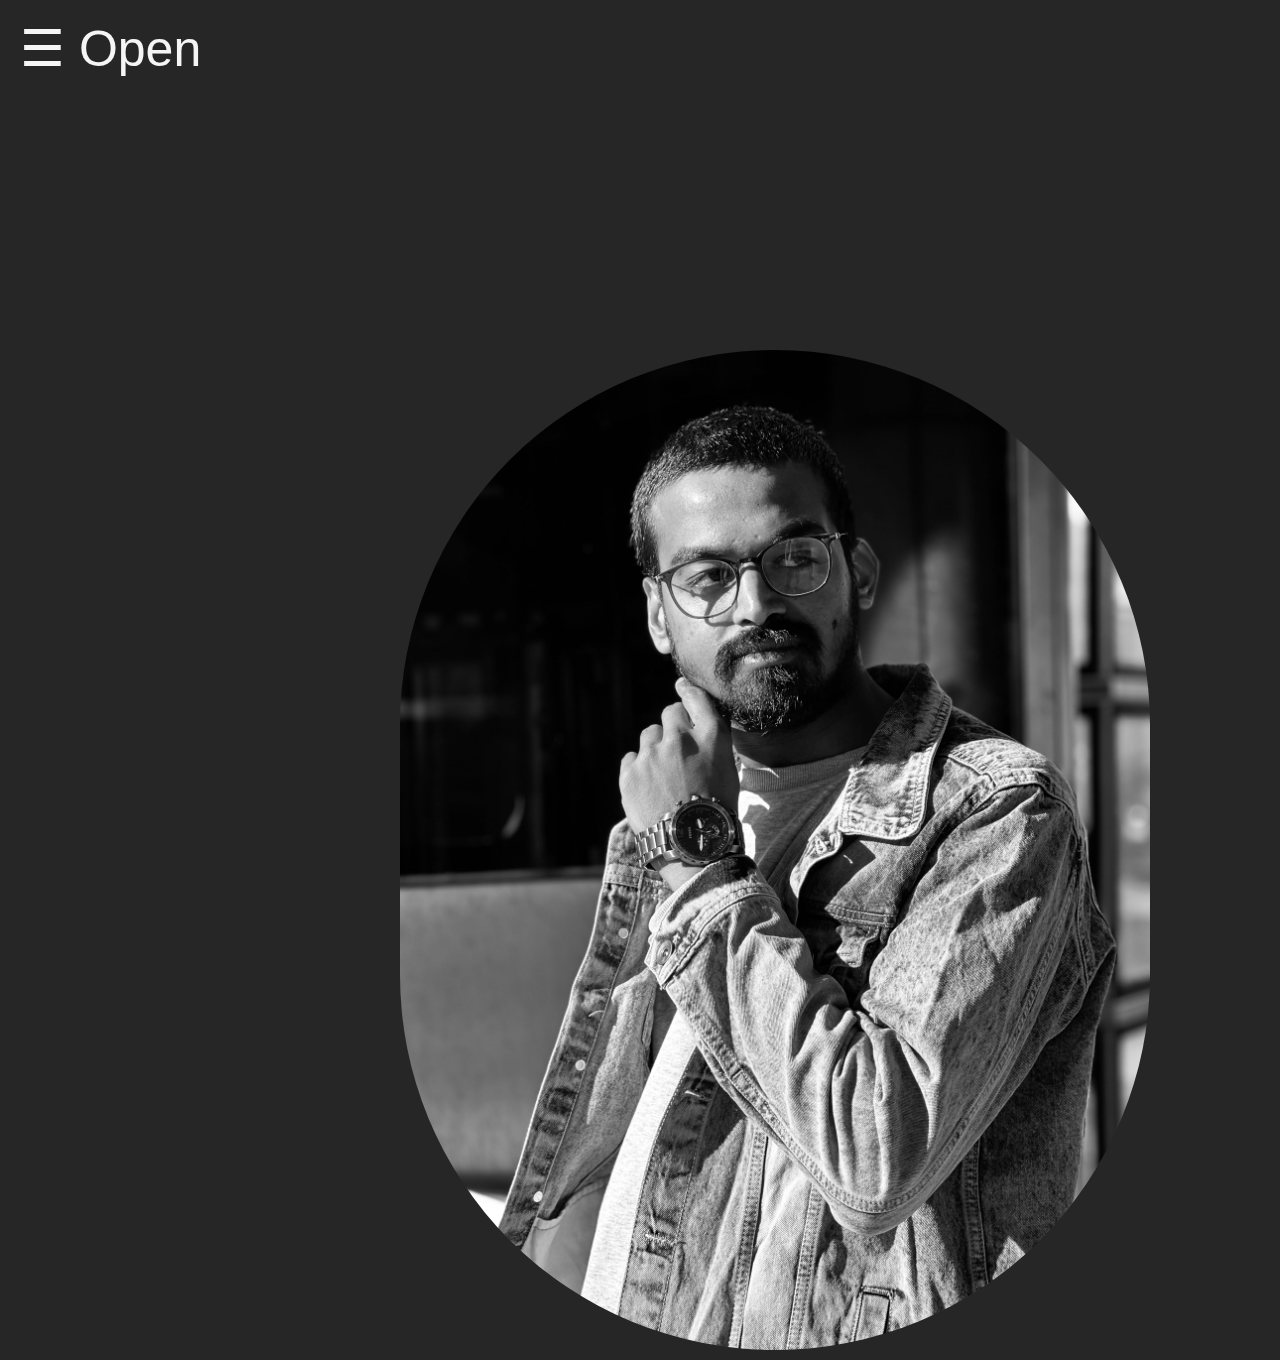
<file: index.html>
<!DOCTYPE html>
<html>

<head>
    <link rel="stylesheet" href="./style.css">
    <link rel="stylesheet" href="./sidenav.css">
    <title>HTML</title>
</head>

<body>

    <div id="mySidenav" class="sidenav">
        <a href="javascript:void(0)" class="closebtn" onclick="closeNav()">&times;</a>
        <a href="index.html">HTML</a>
        <a href="CSS.html">CSS</a>
        <a href="JavaScript.html">JAVASCRIPT</a>
    </div>
    <div id="main">
        <!-- <span onclick="openNav()">Open</span> -->
        <span style="font-size: 50px;cursor: pointer;color: whitesmoke !important;" onclick="openNav()">&#9776;
            Open</span>
        <div class="container">
            <img src="MyImage.jpg" alt="">
            <div class="text-box">
                <h1> Pradeep Kumar Medam</h1>
                <p>Occupation : Student<br>
                    Institution Name: Illinois Institute Of Technology<br>
                    CWID: A20528923<br>
                </p>
            </div>
        </div>
    </div>
    <script src="script.js"></script>
</body>

</html>
</file>
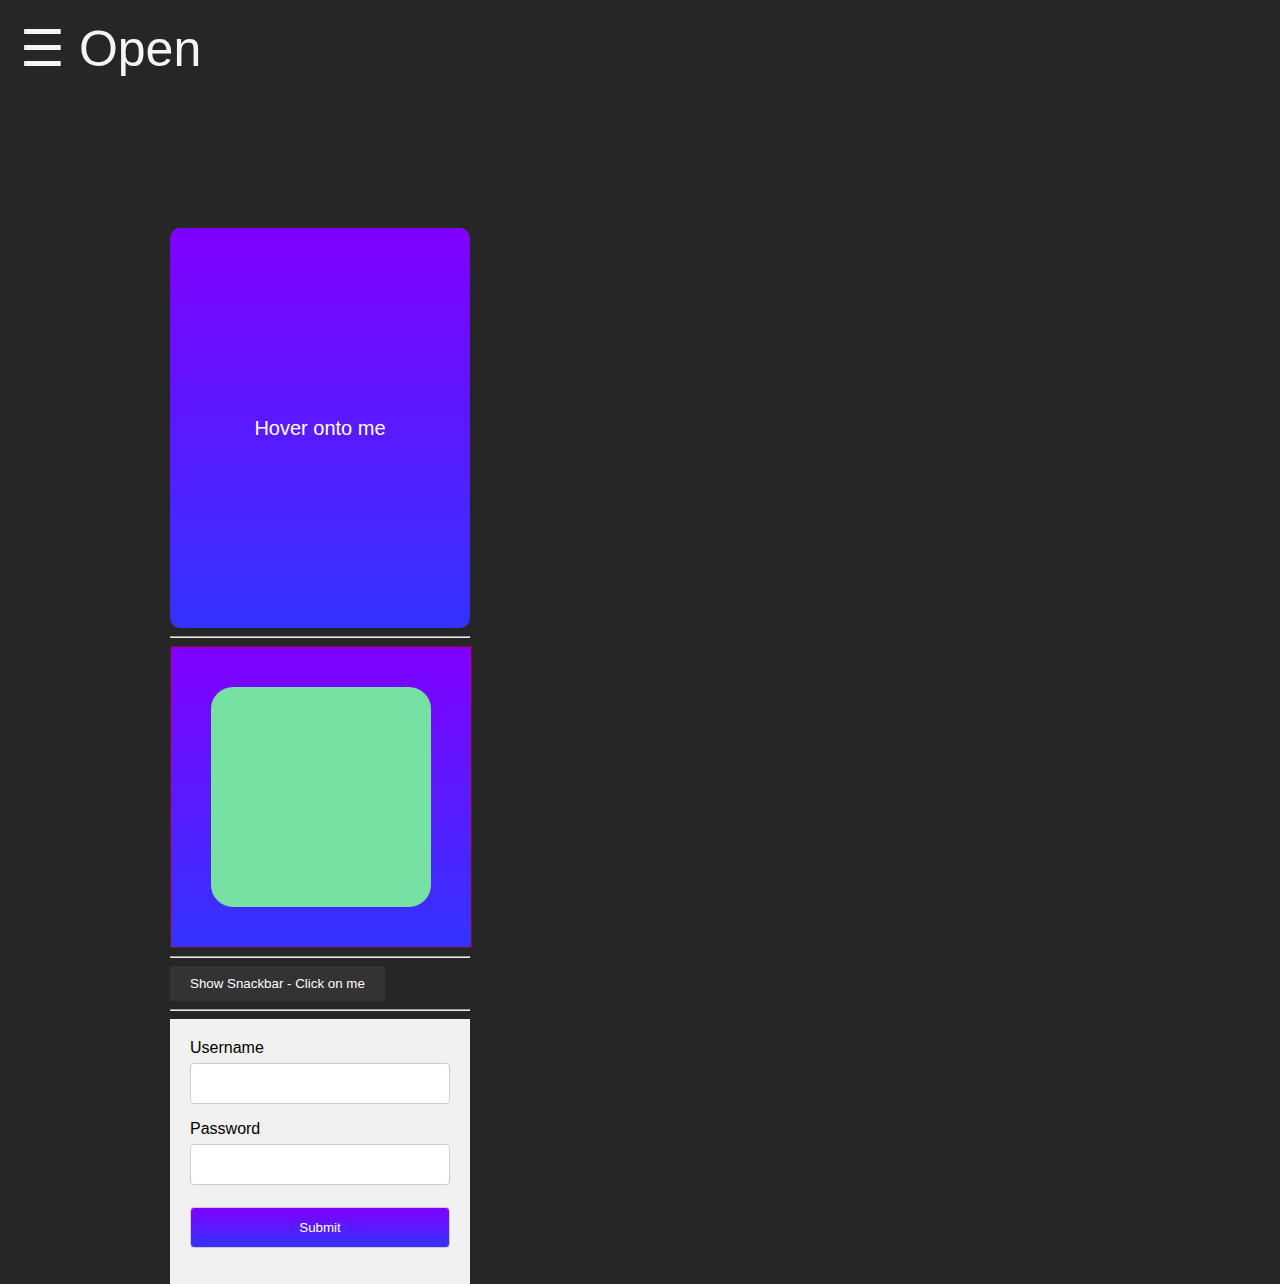
<file: CSS.html>
<!DOCTYPE html>
<html lang="en">

<head>
    <meta charset="UTF-8">
    <meta name="viewport" content="width=device-width, initial-scale=1.0">
    <link rel="stylesheet" href="./style.css">
    <link rel="stylesheet" href="/sidenav.css">
    <title>CSS Properties</title>
</head>

<body>
    <div id="mySidenav" class="sidenav">
        <a href="javascript:void(0)" class="closebtn" onclick="closeNav()">&times;</a>
        <a href="index.html">HTML</a>
        <a href="CSS.html">CSS</a>
        <a href="JavaScript.html">JAVASCRIPT</a>
    </div>
    <div id="main">
        <!-- <span onclick="openNav()">Open</span> -->
        <span style="font-size: 50px;cursor: pointer;color: whitesmoke !important;" onclick="openNav()">&#9776;
            Open</span>

        <div class="card-container">
            <div class="card-wrapper">
                <div class="card-front">
                    Hover onto me
                </div>
                <div class="card-back">
                    Move out the cursor
                </div>
            </div>
            <hr>

            <div class="container1">
                <div class="circle"></div>
            </div>
            <div class=" Loading">
            </div>
            <hr>
            <button onclick="myFunction()">Show Snackbar - Click on me</button>
            <div id="snackbar">Some text some message..</div>
            <hr>
            <div class="pwdcontainer">
                <form action="/action_page.php">
                    <label for="usrname">Username</label>
                    <input type="text" id="usrname" name="usrname" required>

                    <label for="psw">Password</label>
                    <input type="password" id="psw" name="psw" pattern="(?=.*\d)(?=.*[a-z])(?=.*[A-Z]).{8,}"
                        title="Must contain at least one number and one uppercase and lowercase letter, and at least 8 or more characters"
                        required>

                        <input type="submit" value="Submit">
                </form>
            </div>

            <div id="message">
                <h3>Password must contain the following:</h3>
                <p id="letter" class="invalid">A <b>lowercase</b> letter</p>
                <p id="capital" class="invalid">A <b>capital (uppercase)</b> letter</p>
                <p id="number" class="invalid">A <b>number</b></p>
                <p id="length" class="invalid">Minimum <b>8 characters</b></p>
            </div>
            <script src="script.js"></script>
            <script src="passwordvalidation.js"></script>
        </div>
</body>

</html>
</file>
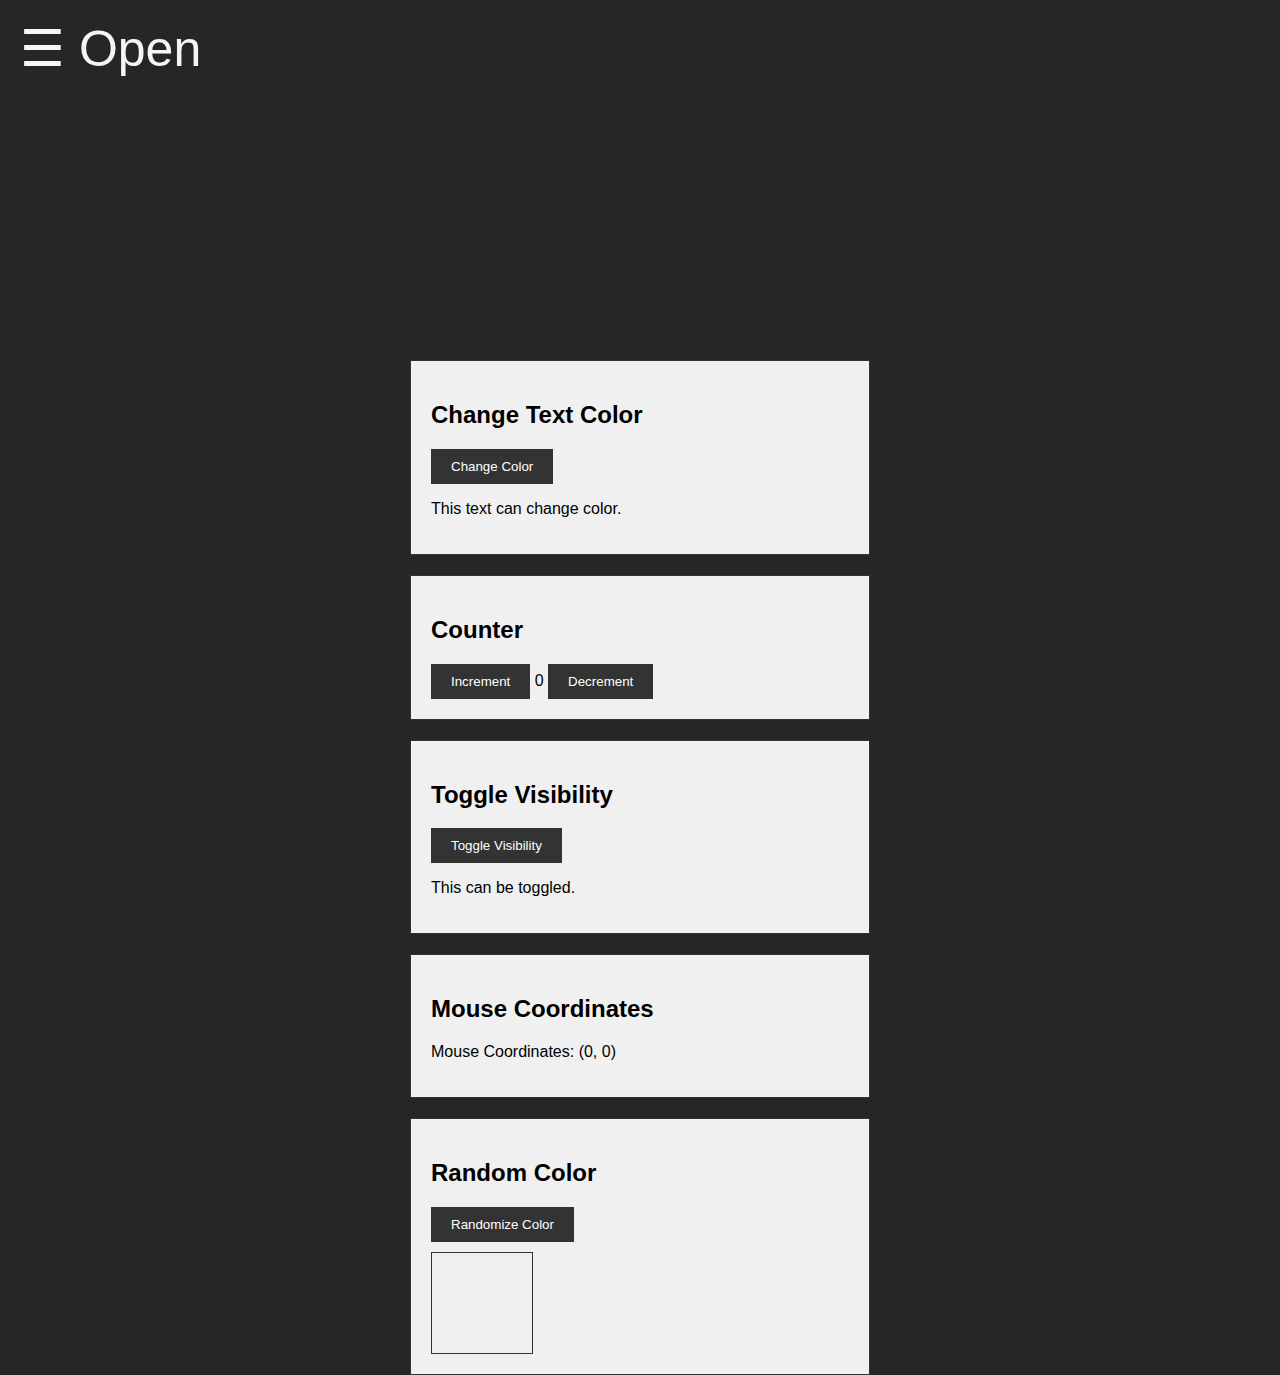
<file: JavaScript.html>
<!DOCTYPE html>
<html lang="en">

<head>
    <meta charset="UTF-8">
    <meta name="viewport" content="width=device-width, initial-scale=1.0">
    <link rel="stylesheet" href="./style.css">
    <link rel="stylesheet" href="./sidenav.css">
    </script>

    <title>JAVASCRIPT</title>
</head>

<body>
    <div id="mySidenav" class="sidenav">
        <a href="javascript:void(0)" class="closebtn" onclick="closeNav()">&times;</a>
        <a href="index.html">HTML</a>
        <a href="CSS.html">CSS</a>
        <a href="JavaScript.html">JAVASCRIPT</a>
    </div>
    <div id="main">
        <!-- <span onclick="openNav()">Open</span> -->
        <span style="font-size: 50px;cursor: pointer;color: whitesmoke !important;" onclick="openNav()">&#9776;
            Open</span>

        <div class="container">
            <div class="example" id="example1">
                <h2>Change Text Color</h2>
                <button id="colorButton1">Change Color</button>
                <p>This text can change color.</p>
            </div>

            <div class="example" id="example2">
                <h2>Counter</h2>
                <button id="increment">Increment</button>
                <span id="count">0</span>
                <button id="decrement">Decrement</button>
            </div>

            <div class="example" id="example3">
                <h2>Toggle Visibility</h2>
                <button id="toggleButton">Toggle Visibility</button>
                <p id="toggleText">This can be toggled.</p>
            </div>

            <div class="example" id="example4">
                <h2>Mouse Coordinates</h2>
                <p id="mouseCoords">Mouse Coordinates: (0, 0)</p>
            </div>

            <div class="example" id="example5">
                <h2>Random Color</h2>
                <button id="colorButton2">Randomize Color</button>
                <div id="randomColorBox"></div>
            </div>
        </div>
    </div>
    <script src="script.js"></script>
</body>

</html>
</file>
<file: style.css>
body {
    margin: 0;
    padding: 0;
    background: #262626;
    font-family: 'Segoe UI', Tahoma, Geneva, Verdana, sans-serif;
}

ul {
    list-style-type: none;
    margin: 0;
    padding: 0;
}

li {
    display: inline;
    float: left;
    display: block;
    font-size: 40px;
    padding: 50px;
    border-right: 1px;
}

li a {
    text-decoration: none;
    color: black;
    border: whitesmoke;
}

li:last-child {
    border-right: none;
}

.container {
    position: absolute;
    top: 10%;
    left: 50%;
    transform: translate(-50%, 50%);
    width: 500px;
    height: 500px;
    position: center;
}

.container img {
    position: absolute;
    top: 0;
    left: 0;
    width: 150%;
    height: 200%;
    border-radius: 5000px;
    border: 10px solid transparent;
}

.container .text-box {

    position: absolute;
    top: 0;
    left: 0;
    width: 150%;
    height: 200%;
    background: #00c5d3;
    border-radius: 400px;
    opacity: 0;
    filter: blur(10px);
    transform: scale(1);
    transition: 3s;
}

.container .text-box:hover {
    opacity: 1;
    filter: blur(0);
    transform: scale(1.1);
}

.container .text-box h1 {
    display: flex;
    justify-content: center;
    text-align: center;
    margin: 30% auto;
    font-size: 60px;
}

.container .text-box p {
    display: flex;
    justify-content: center;
    text-align: center;
    margin: -25% auto;
    font-size: 30px;
}


.navbar {
    display: block;
    width: 100%;
    transition: 0.5s;
    color: black;
    background: linear-gradient(to bottom, #8000ff, #3333ff);
    font-family: 'Times New Roman', Times, serif;
}


figure.zoom {
    background-position: 50% 50%;
    position: relative;
    margin: 150px auto;
    border: 5px solid white;
    box-shadow: -1px 5px 15px black;
    height: 300px;
    width: 500px;
    overflow: hidden;
    cursor: zoom-in;
}

figure.zoom img:hover {
    opacity: 0;
}

figure.zoom img {
    transition: opacity 0.5s;
    display: block;
    width: 100%;
}

.container1 {
    float: center;
    width: 300px;
    height: 300px;
    border: 1px solid #830e0e;
    background: linear-gradient(to bottom, #8000ff, #3333ff);
}

.container:hover {
    background-color: linear-gradient(hover, orange, white, green);
}

.circle {
    margin: 40px;
    width: 200px;
    height: 200px;
    background-color: #77e0a3;
    border-radius: 10%;
    border: 10px solid transparent;
    animation: rotate 2s linear infinite;
    cursor: pointer;
}

.circle:hover {
    border-radius: 100%;
    background-color: linear-gradient(360deg, orange, white, green);
}

@keyframes rotate {
    0% {
        transform: rotate(0deg);
        border-top-color: rgb(245, 200, 51);
    }

    25% {
        transform: rotate(90deg);
        border-top-color: rgb(24, 177, 51);
    }

    50% {
        transform: rotate(180deg);
        border-top-color: rgb(51, 174, 245);
    }

    75% {
        transform: rotate(270deg);
        border-top-color: rgb(206, 51, 245);
    }

    100% {
        transform: rotate(360deg);
        border-top-color: rgb(245, 51, 51);
    }
}

/* Card container */
.card-container {
    /* perspective:1000px; */
    padding: 150px;
    width: 300px;
    height: 400px;
}

/* Card wrapper for flipping */
.card-wrapper {
    width: 100%;
    height: 100%;
    transform-style: preserve-3d;
    transition: transform 0.5s;
}

/* Front of the card */
.card-front,
.card-back {
    width: 100%;
    height: 100%;
    position: absolute;
    backface-visibility: hidden;
    border-radius: 10px;
}

/* Front of the card with gradient background */
.card-front {
    background: linear-gradient(to bottom, #8000ff, #3333ff);
    color: white;
    display: flex;
    justify-content: center;
    align-items: center;
    font-size: 20px;
    transform: rotateY(0deg);
}

/* Back of the card */
.card-back {
    background: linear-gradient(to bottom, #3333ff, #ff00cc);
    color: white;
    display: flex;
    justify-content: center;
    align-items: center;
    font-size: 18px;
    transform: rotateY(180deg);
}

/* Apply hover effect for flipping */
.card-container:hover .card-wrapper {
    transform: rotateY(180deg);
}

#snackbar {
    visibility: hidden;
    min-width: 250px;
    margin-left: -125px;
    background-color: #333;
    background: linear-gradient(to bottom, #3333ff, #ff00cc);
    color: #fff;
    text-align: center;
    border-radius: 2px;
    padding: 16px;
    position: fixed;
    z-index: 1;
    left: 50%;
    bottom: 30px;
    font-size: 17px;
}

#snackbar.show {
    visibility: visible;
    -webkit-animation: fadein 0.5s, fadeout 0.5s 2.5s;
    animation: fadein 0.5s, fadeout 0.5s 2.5s;
}

@-webkit-keyframes fadein {
    from {
        bottom: 0;
        opacity: 0;
    }

    to {
        bottom: 30px;
        opacity: 1;
    }
}

@keyframes fadein {
    from {
        bottom: 0;
        opacity: 0;
    }

    to {
        bottom: 30px;
        opacity: 1;
    }
}

@-webkit-keyframes fadeout {
    from {
        bottom: 30px;
        opacity: 1;
    }

    to {
        bottom: 0;
        opacity: 0;
    }
}

@keyframes fadeout {
    from {
        bottom: 30px;
        opacity: 1;
    }

    to {
        bottom: 0;
        opacity: 0;
    }
}


.example {
    margin: 20px;
    padding: 20px;
    border: 1px solid #333;
    background-color: #f0f0f0;
}

button {
    background-color: #333;
    color: #fff;
    border: none;
    padding: 10px 20px;
    cursor: pointer;
}

#randomColorBox {
    width: 100px;
    height: 100px;
    margin-top: 10px;
    border: 1px solid #333;
}

.warningsign{
    color: red;

}

#text{
    display:none;
    color:white;
}

input {
    width: 100%;
    padding: 12px;
    border: 1px solid #ccc;
    border-radius: 4px;
    box-sizing: border-box;
    margin-top: 6px;
    margin-bottom: 16px;
  }
  
  /* Style the submit button */
  input[type=submit] {
    background: linear-gradient(to bottom, #8000ff, #3333ff);
    color: white;
  }
  
  /* Style the container for inputs */
  .pwdcontainer {
    background-color: #f1f1f1;
    padding: 20px;
  }
  
  /* The message box is shown when the user clicks on the password field */
  #message {
    display:none;
    background: #f1f1f1;
    color: #000;
    position: relative;
    padding: 20px;
    margin-top: 10px;
  }
  
  #message p {
    padding: 10px 35px;
    font-size: 18px;
  }
  
  /* Add a green text color and a checkmark when the requirements are right */
  .valid {
    color: green;
  }
  
  .valid:before {
    position: relative;
    left: -35px;

  }
  
  /* Add a red text color and an "x" icon when the requirements are wrong */
  .invalid {
    color: red;
  }
  
  .invalid:before {
    position: relative;
    left: -35px;
  }
</file>
<file: sidenav.css>
/* The side navigation menu */
.sidenav {
    height: 100%;
    /* 100% Full-height */
    width: 0;
    /* 0 width - change this with JavaScript */
    position: fixed;
    /* Stay in place */
    z-index: 1;
    /* Stay on top */
    top: 0;
    left: 0;
    background-color: #111;
    /* Black*/
    overflow-x: hidden;
    /* Disable horizontal scroll */
    padding-top: 60px;
    /* Place content 60px from the top */
    transition: 0.5s;
    /* 0.5 second transition effect to slide in the sidenav */
}

/* The navigation menu links */
.sidenav a {
    padding: 8px 8px 8px 32px;
    text-decoration: none;
    font-size: 25px;
    color: #818181;
    display: block;
    transition: 0.3s;
}

/* When you mouse over the navigation links, change their color */
.sidenav a:hover {
    color: #f1f1f1;
}

/* Position and style the close button (top right corner) */
.sidenav .closebtn {
    position: absolute;
    top: 0;
    right: 25px;
    font-size: 36px;
    margin-left: 50px;
}

/* Style page content - use this if you want to push the page content to the right when you open the side navigation */
#main {
    transition: margin-left .5s;
    padding: 20px;
}

/* On smaller screens, where height is less than 450px, change the style of the sidenav (less padding and a smaller font size) */
@media screen and (max-height: 450px) {
    .sidenav {
        padding-top: 15px;
    }

    .sidenav a {
        font-size: 18px;
    }
}

.sidenav .hamburger {
    font-size: 100px;
    cursor: pointer;
    color: whitesmoke !important;
}
</file>
